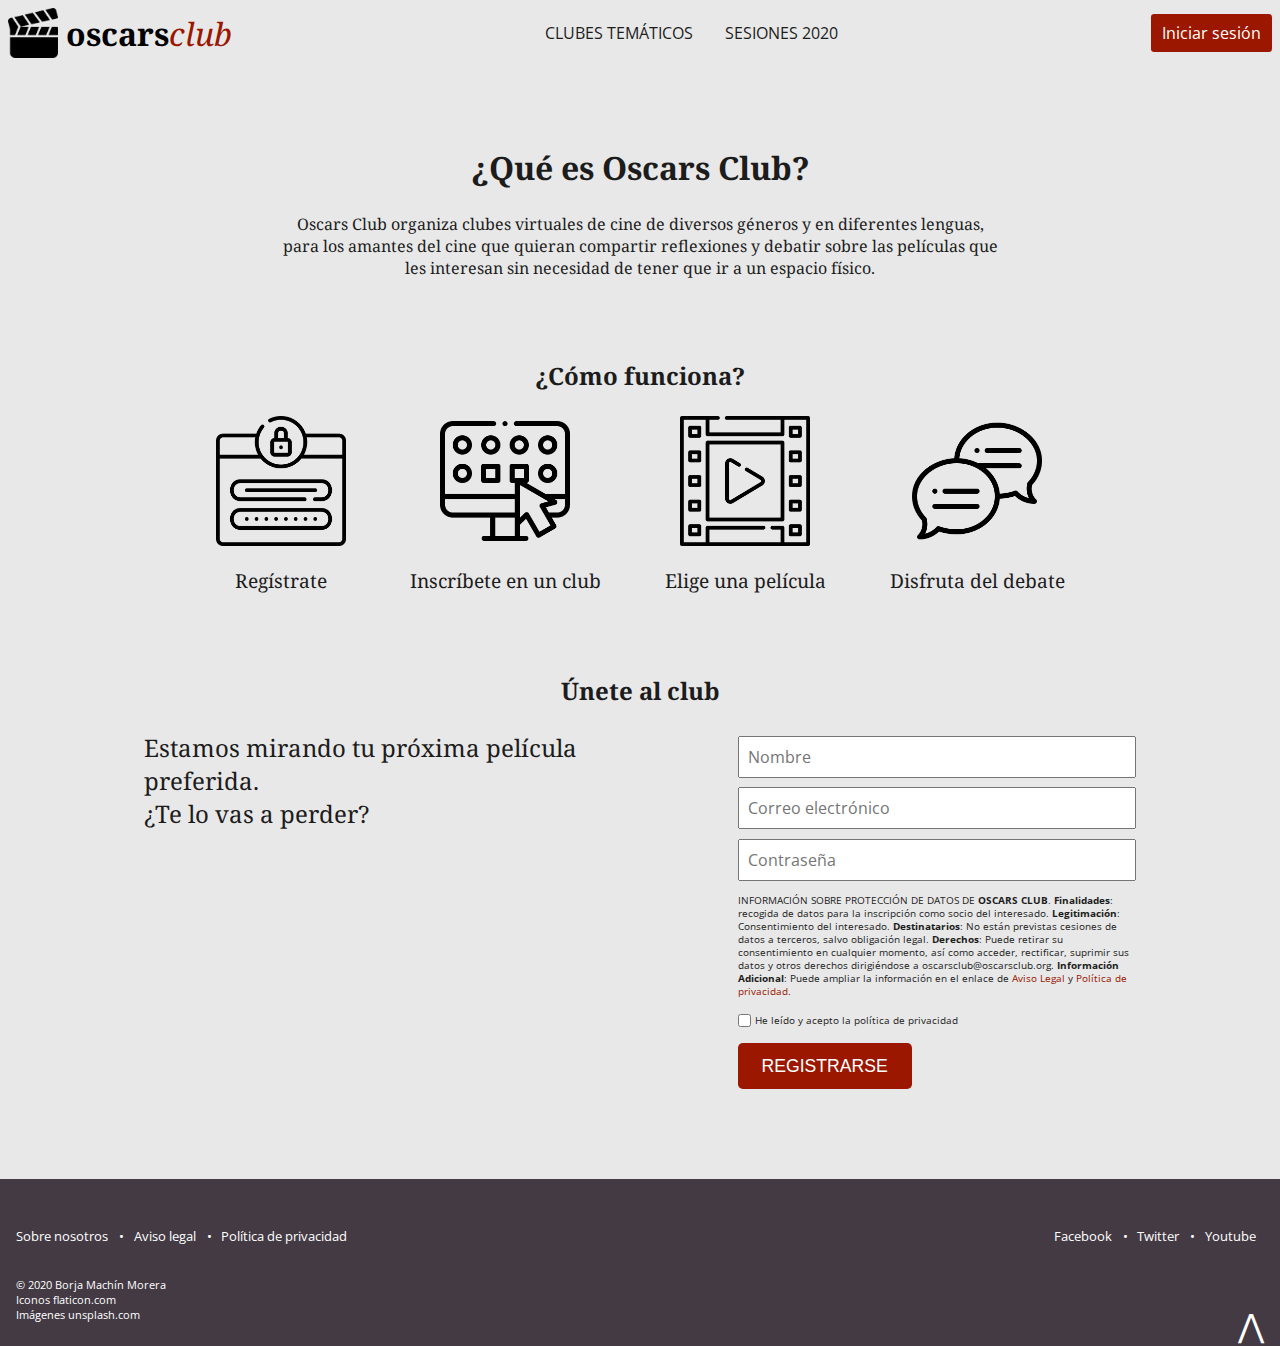
<file: index.html>
<!DOCTYPE html>
<html lang="es-ES">
    <head>
        <meta charset="UTF-8">
        <title>Oscarsclub</title>
        <meta name="robots" content="noindex, noimageindex, follow" />
        <meta name="author" content="Borja Machín Morera">
        <meta name="description" content="Página principal de la web Oscarsclub"/>
        <meta name="viewport" content="width=device-width, initial-scale=1.0">
        <meta http-equiv="X-UA-Compatible" content="ie=edge">
        <link rel="shortcut icon" href="img/favicon.ico" type="image/x-icon">
        <link rel="stylesheet" href="css/style.css">
        <link rel="preconnect" href="https://fonts.gstatic.com">
        <link href="https://fonts.googleapis.com/css2?family=Noto+Serif:ital,wght@0,400;0,700;1,400;1,700&family=Open+Sans:ital,wght@0,400;1,700&display=swap" rel="stylesheet">
        <meta name="msvalidate.01" content="CBB6B71ADC72146F48247A7810B18C13" />
    </head>
    <body>
        <header id="header">
            <a href="index.html" class="logo">
                <img src="img/oscarsclub-isologo.png" alt="Logo web oscarclubs">
                oscars<span>club</span>
            </a>
            <nav>
                <ul>
                    <li><a href="clubes-tematicos.html">Clubes temáticos</a></li>
                    <li><a href="sesiones-2020.html">Sesiones <time datetime="2020">2020</time></a></li>
                </ul>
            </nav>
            <a href="" id="btn-login">Iniciar sesión</a>
        </header>

        <main>
            <section id="center">
                <h1>¿Qué es Oscars Club?</h1>
                <p>Oscars Club organiza clubes virtuales de cine de diversos géneros y en
                diferentes lenguas, para los amantes del cine que quieran compartir
                reflexiones y debatir sobre las películas que les interesan sin necesidad
                de tener que ir a un espacio físico.</p>
            </section>
    
            <section>
                <h2>¿Cómo funciona?</h2>
                <ul class="list-icons">
                    <li>
                        <figure>
                            <img src="img/howto-register.png" alt="Icono registrarse">
                            <figcaption>Regístrate</figcaption>
                        </figure>
                    </li>
                    <li>
                        <figure>
                            <img src="img/howto-club.png" alt="Icono inscribirse">
                            <figcaption>Inscríbete en un club</figcaption>
                        </figure>
                    </li>
                    <li>
                        <figure>
                            <img src="img/howto-film.png" alt="Icono elegir película">
                            <figcaption>Elige una película</figcaption>
                        </figure>
                    </li>
                    <li>
                        <figure>
                            <img src="img/howto-speech.png" alt="Icono debate">
                            <figcaption>Disfruta del debate</figcaption>
                        </figure>
                    </li>
                </ul>
            </section>
                
            <section>
                <h2>Únete al club</h2>

                <div class="container-club">
                    <div class="club-text">
                        <p>Estamos mirando tu próxima película preferida.</p>
                        <p>¿Te lo vas a perder?</p>
                    </div>
                    
                    <form action="index.html">
                        <ul>
                            <li>
                                <input type="text" placeholder="Nombre" pattern="[A-Za-z'- ]{2,128}" title="De 2 a 128 caracteres (Letras, apóstrofes o guiones)" required>
                            </li>
        
                            <li>
                                <input type="email" placeholder="Correo electrónico" pattern="[^@]+@[^@]+\.[a-zA-Z]{2,}" title="No es correcto el formato del correo electrónico" required>
                            </li>
        
                            <li>
                                <input type="password" placeholder="Contraseña" pattern="[A-Za-z0-9'-_.$!?#%&*^]{8,}" title="La contraseña debe tener mínimo 8 caracteres" required>
                            </li>
                        </ul>
                        <p class="policy-privacy">
                            INFORMACIÓN SOBRE PROTECCIÓN DE DATOS DE
                            <strong>OSCARS CLUB</strong>. <strong>Finalidades</strong>: recogida de datos para la
                            inscripción como socio del interesado. <strong>Legitimación</strong>:
                            Consentimiento del interesado. <strong>Destinatarios</strong>: No están previstas
                            cesiones de datos a terceros, salvo obligación legal. <strong>Derechos</strong>:
                            Puede retirar su consentimiento en cualquier momento, así como
                            acceder, rectificar, suprimir sus datos y otros derechos
                            dirigiéndose a oscarsclub@oscarsclub.org. <strong>Información
                            Adicional</strong>: Puede ampliar la información en el enlace de <a href="">Aviso Legal</a>
                            y <a href="">Política de privacidad</a>.
                        </p>
                        <label for="checkbox"> 
                            <input id="checkbox" type="checkbox" required> 
                            He leído y acepto la política de privacidad
                        </label>
                        <input id="btn-submit" type="submit" value="Registrarse">
                    </form>
                </div>
            </section>
        </main>
        
        
        <footer>
            <div class="container-footer">
                <nav>
                    <ul>
                        <li><a href="">Sobre nosotros</a></li>
                        <li><a href="">Aviso legal</a></li>
                        <li><a href="">Política de privacidad</a></li>
                    </ul>
                </nav>
    
                <nav>
                    <ul>
                        <li><a href="">Facebook</a></li>
                        <li><a href="">Twitter</a></li>
                        <li><a href="">Youtube</a></li>
                    </ul>
                </nav>
            </div>
            <ul>
                <li>&copy; 2020 Borja Machín Morera</li>
                <li>Iconos <a href="https://www.flaticon.com">flaticon.com</a></li>
                <li>Imágenes <a href="https://unsplash.com/">unsplash.com</a></li>
                <li id="icon--top"><a href="#header">&xwedge;</a></li>
            </ul>
        </footer>
    </body>
</html>
</file>
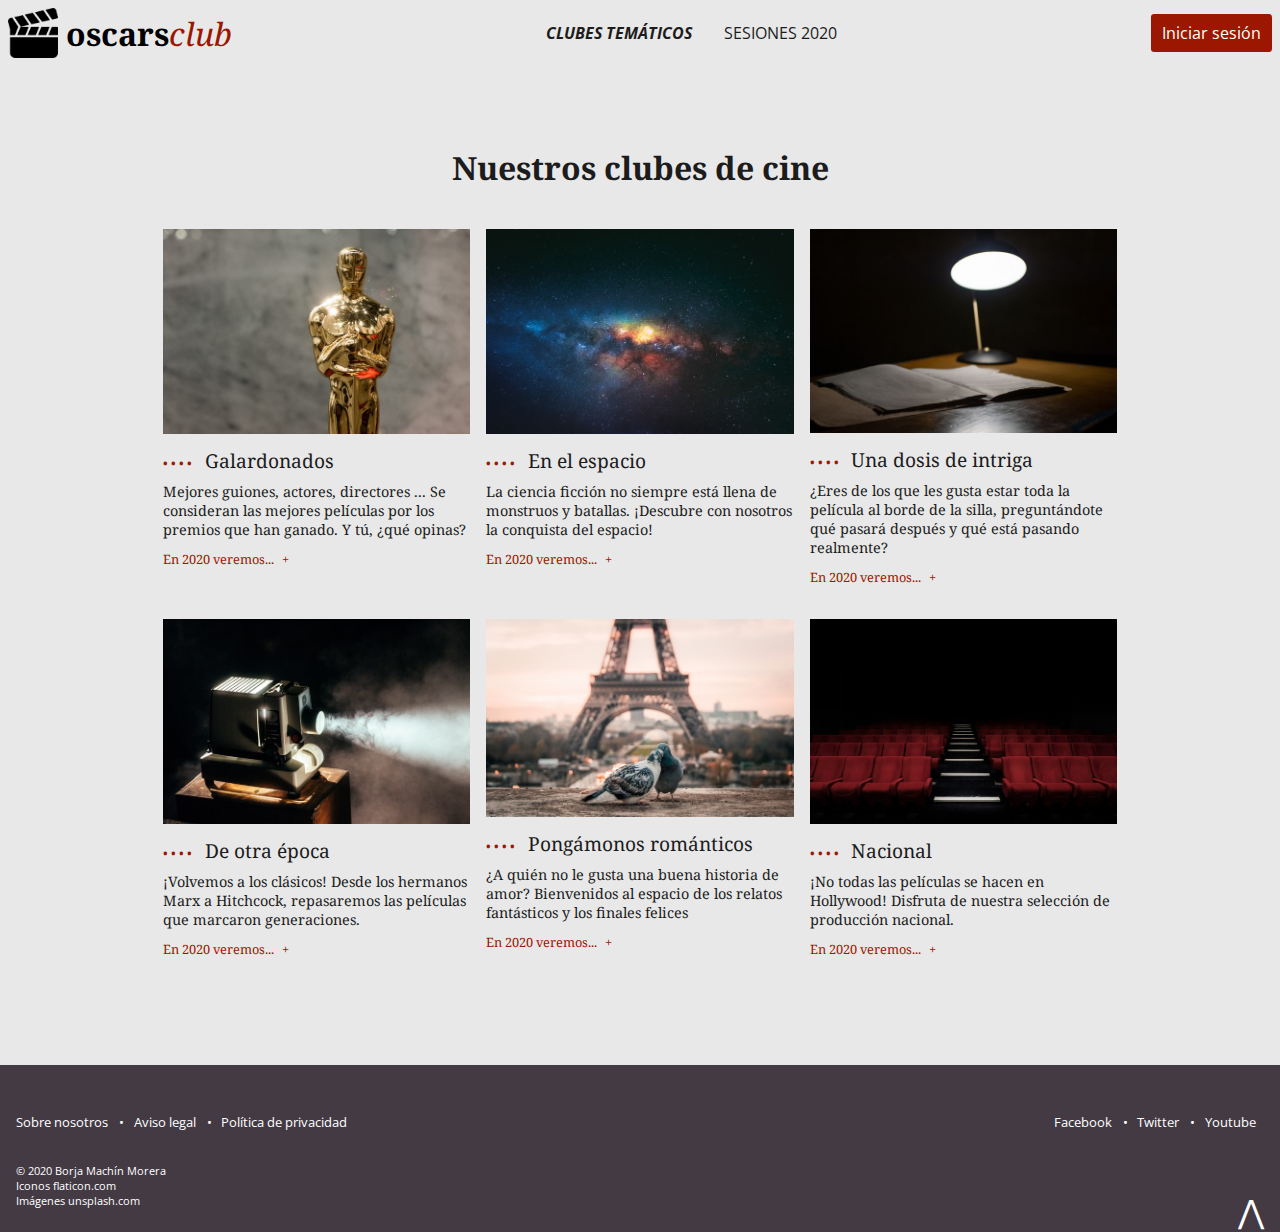
<file: clubes-tematicos.html>
<!DOCTYPE html>
<html lang="es-ES">
    <head>
        <meta charset="UTF-8">
        <title>Clubes temáticos</title>
        <meta name="robots" content="noindex, noimageindex, follow" />
        <meta name="author" content="Borja Machín Morera">
        <meta name="description" content="Los clubes temáticos de oscarsclub"/>
        <meta name="viewport" content="width=device-width, initial-scale=1.0">
        <meta http-equiv="X-UA-Compatible" content="ie=edge">
        <link rel="shortcut icon" href="/img/favicon.ico" type="image/x-icon">
        <link rel="stylesheet" href="css/style.css">
        <link rel="preconnect" href="https://fonts.gstatic.com">
        <link href="https://fonts.googleapis.com/css2?family=Noto+Serif:ital,wght@0,400;0,700;1,400;1,700&family=Open+Sans:ital,wght@0,400;1,700&display=swap" rel="stylesheet">    
    </head>
    <body>
        <header id="header">
            <a href="index.html" class="logo">
                <img src="img/oscarsclub-isologo.png" alt="Logo web oscarclubs">
                oscars<span>club</span>
            </a>
            <nav>
                <ul>
                    <li><a class="selected" href="clubes-tematicos.html">Clubes temáticos</a></li>
                    <li><a href="sesiones-2020.html">Sesiones <time datetime="2020">2020</time></a></li>
                </ul>
            </nav>
            <a href="" id="btn-login">Iniciar sesión</a>
        </header>

        <main>
            <section>
                <h1>Nuestros clubes de cine</h1>
                <ul class="list-clubs">
                    <li>
                        <figure>
                            <img src="img/club1.jpg" alt="Imagen de club">
                            <figcaption>Galardonados</figcaption>
                        </figure>
                        <p>Mejores guiones, actores, directores ... Se consideran las mejores
                        películas por los premios que han ganado. Y tú, ¿qué opinas?</p>
                        <a href="sesiones-2020.html">En <time datetime="2020">2020</time> veremos...</a>
                    </li>
                    <li>
                        <figure>
                            <img src="img/club2.jpg" alt="Imagen de club">
                            <figcaption>En el espacio</figcaption>
                        </figure>
                        <p>La ciencia ficción no siempre está llena de monstruos y batallas.
                        ¡Descubre con nosotros la conquista del espacio!</p>
                        <a href="sesiones-2020.html">En <time datetime="2020">2020</time> veremos...</a>
                    </li>
                    <li>
                        <figure>
                            <img src="img/club3.jpg" alt="Imagen de club">
                            <figcaption>Una dosis de intriga</figcaption>
                        </figure>
                        <p>¿Eres de los que les gusta estar toda la película al borde de la silla,
                        preguntándote qué pasará después y qué está pasando realmente?</p>
                        <a href="sesiones-2020.html">En <time datetime="2020">2020</time> veremos...</a>
                    </li>
                    <li>
                        <figure>
                            <img src="img/club4.jpg" alt="Imagen de club">
                            <figcaption>De otra época</figcaption>
                        </figure>
                        <p>¡Volvemos a los clásicos! Desde los hermanos Marx a Hitchcock,
                        repasaremos las películas que marcaron generaciones.</p>
                        <a href="sesiones-2020.html">En <time datetime="2020">2020</time> veremos...</a>
                    </li>
                    <li>
                        <figure>
                            <img src="img/club5.jpg" alt="Imagen de club">
                            <figcaption>Pongámonos románticos</figcaption>
                        </figure>
                        <p>¿A quién no le gusta una buena historia de amor? Bienvenidos al
                        espacio de los relatos fantásticos y los finales felices</p>
                        <a href="sesiones-2020.html">En <time datetime="2020">2020</time> veremos...</a>
                    </li>
                    <li>
                        <figure>
                            <img src="img/club6.jpg" alt="Imagen de club">
                            <figcaption>Nacional</figcaption>
                        </figure>
                        <p>¡No todas las películas se hacen en Hollywood! Disfruta de nuestra
                        selección de producción nacional.</p>
                        <a href="sesiones-2020.html">En <time datetime="2020">2020</time> veremos...</a>
                    </li>
                </ul>
            </section>
        </main>
        
        <footer>
            <div class="container-footer">
                <nav>
                    <ul>
                        <li><a href="">Sobre nosotros</a></li>
                        <li><a href="">Aviso legal</a></li>
                        <li><a href="">Política de privacidad</a></li>
                    </ul>
                </nav>
    
                <nav>
                    <ul>
                        <li><a href="">Facebook</a></li>
                        <li><a href="">Twitter</a></li>
                        <li><a href="">Youtube</a></li>
                    </ul>
                </nav>
            </div>
            <ul>
                <li>&copy; 2020 Borja Machín Morera</li>
                <li>Iconos <a href="https://www.flaticon.com">flaticon.com</a></li>
                <li>Imágenes <a href="https://unsplash.com/">unsplash.com</a></li>
                <li id="icon--top"><a href="#header">&xwedge;</a></li>
            </ul>
        </footer>
    </body>
</html>
</file>
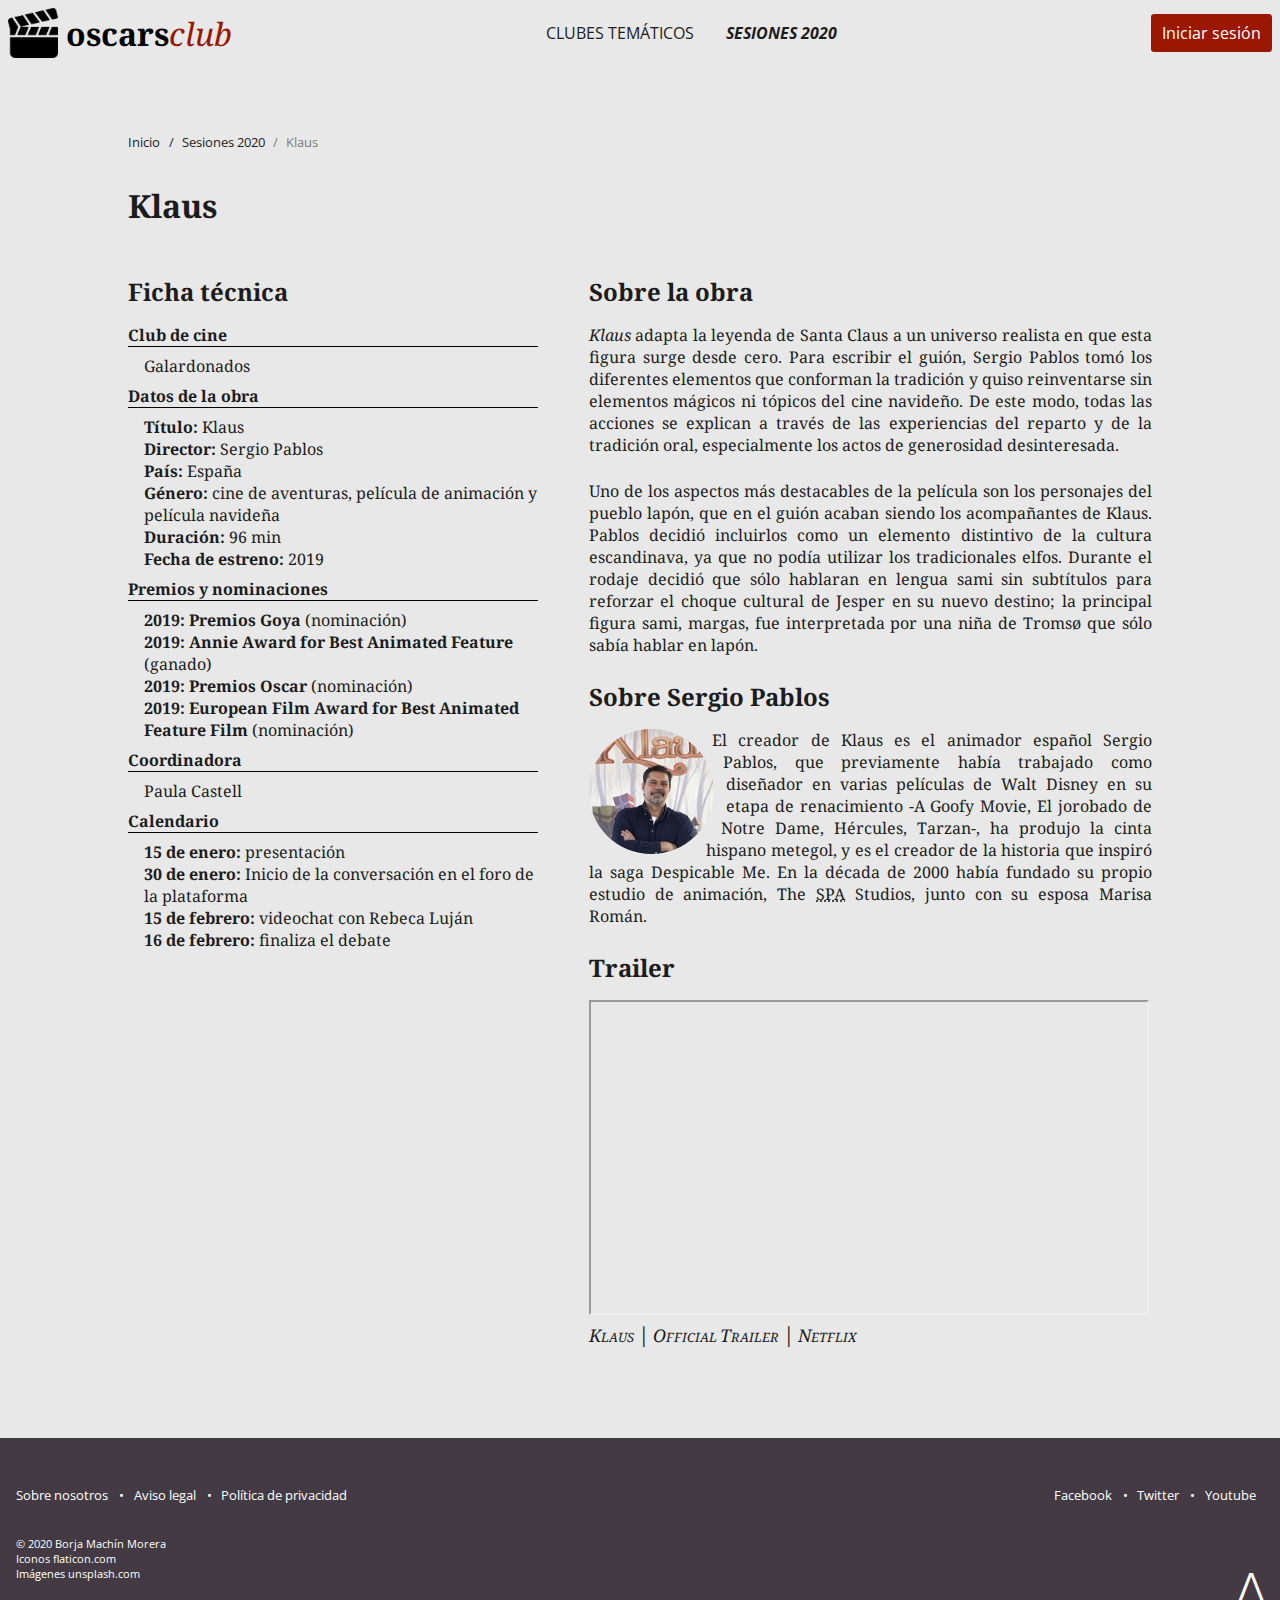
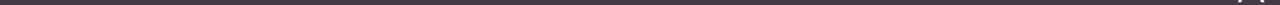
<file: detalle-sesion.html>
<!DOCTYPE html>
<html lang="es-ES">
    <head>
        <meta charset="UTF-8">
        <title>Película Klaus</title>
        <meta name="robots" content="noindex, noimageindex, follow" />
        <meta name="author" content="Borja Machín Morera">
        <meta name="description" content="Página de detalles de la película llamada Klaus"/>
        <meta name="viewport" content="width=device-width, initial-scale=1.0">
        <meta http-equiv="X-UA-Compatible" content="ie=edge">
        <link rel="shortcut icon" href="/img/favicon.ico" type="image/x-icon">
        <link rel="stylesheet" href="css/style.css">
        <link rel="preconnect" href="https://fonts.gstatic.com">
        <link href="https://fonts.googleapis.com/css2?family=Noto+Serif:ital,wght@0,400;0,700;1,400;1,700&family=Open+Sans:ital,wght@0,400;1,700&display=swap" rel="stylesheet">    
    </head>
    <body>
        <header id="header">
            <a href="index.html" class="logo">
                <img src="img/oscarsclub-isologo.png" alt="Logo web oscarclubs">
                oscars<span>club</span>
            </a>
            <nav>
                <ul>
                    <li><a href="clubes-tematicos.html">Clubes temáticos</a></li>
                    <li><a class="selected" href="sesiones-2020.html">Sesiones 2020</a></li>
                </ul>
            </nav>
            <a href="" id="btn-login">Iniciar sesión</a>
        </header>

        <main>
            <nav class="breadcrumbs">
                <ul>
                    <li><a href="index.html">Inicio</a></li>
                    <li><a href="sesiones-2020.html">Sesiones <time datetime="2020">2020</time></a></li>
                    <li id="no-link">Klaus</li>
                </ul>
            </nav>

            <article>
                <h1 class="title-left">Klaus</h1>

                <div class="movie-details">
                    <section>
                        <h2 class="title-left">Ficha técnica</h2>
                        <dl>
                            <dt>Club de cine</dt>
                            <dd>Galardonados</dd>
    
                            <dt>Datos de la obra</dt>
                            <dd>
                                <ul>
                                    <li><strong>Título:</strong> Klaus</li>
                                    <li><strong>Director:</strong> Sergio Pablos</li>
                                    <li><strong>País:</strong> España</li>
                                    <li><strong>Género:</strong> cine de aventuras, película de animación y película navideña</li>
                                    <li><strong>Duración:</strong> <time datetime="PT1H36M">96 min</time></li>
                                    <li><strong>Fecha de estreno:</strong> <time datetime="2019">2019</time></li>
                                </ul>
                            </dd>
    
                            <dt>Premios y nominaciones</dt>
                            <dd>
                                <ul>
                                    <li><strong><time datetime="2019">2019</time>: Premios Goya</strong> (nominación)</li>
                                    <li><strong><time datetime="2019">2019</time>: Annie Award for Best Animated Feature</strong> (ganado)</li>
                                    <li><strong><time datetime="2019">2019</time>: Premios Oscar</strong> (nominación)</li>
                                    <li><strong><time datetime="2019">2019</time>: European Film Award for Best Animated Feature Film</strong> (nominación)</li>
                                </ul>
                            </dd>
    
                            <dt>Coordinadora</dt>
                            <dd>Paula Castell</dd>
    
                            <dt>Calendario</dt>
                            <dd>
                                <ul>
                                    <li><strong><time datetime="2019-01-15">15 de enero</time>:</strong> presentación</li>
                                    <li><strong><time datetime="2019-01-30">30 de enero</time>:</strong> Inicio de la conversación en el foro de la plataforma</li>
                                    <li><strong><time datetime="2019-02-15">15 de febrero</time>:</strong> videochat con Rebeca Luján</li>
                                    <li><strong><time datetime="2019-02-16">16 de febrero</time>:</strong> finaliza el debate</li>
                                </ul>
                            </dd>
                        </dl>
                    </section>
    
                    <div class="movie-content">
                        <section>
                            <h2 class="title-left">Sobre la obra</h2>
        
                            <p><cite>Klaus</cite> adapta la leyenda de Santa Claus a un universo realista en que esta
                                figura surge desde cero. Para escribir el guión, Sergio Pablos tomó los
                                diferentes elementos que conforman la tradición y quiso reinventarse sin
                                elementos mágicos ni tópicos del cine navideño. De este modo, todas las
                                acciones se explican a través de las experiencias del reparto y de la
                                tradición oral, especialmente los actos de generosidad desinteresada.
                            </p>
        
                            <p>
                                Uno de los aspectos más destacables de la película son los personajes del
                                pueblo lapón, que en el guión acaban siendo los acompañantes de Klaus. 
                                Pablos decidió incluirlos como un elemento distintivo de la cultura
                                escandinava, ya que no podía utilizar los tradicionales elfos. Durante el
                                rodaje decidió que sólo hablaran en lengua sami sin subtítulos para reforzar
                                el choque cultural de Jesper en su nuevo destino; la principal figura sami,
                                margas, fue interpretada por una niña de Tromsø que sólo sabía hablar en
                                lapón.
                            </p>
                        </section>
                        
                        <section>
                            <h2 class="title-left">Sobre Sergio Pablos</h2>
                            <img class="author-img" src="img/sergio-pablos.jpg" alt="Imagen de sergio pablos">
                            <p>El creador de Klaus es el animador español Sergio Pablos, que previamente había
                            trabajado como diseñador en varias películas de Walt Disney en su etapa de
                            renacimiento -A Goofy Movie, El jorobado de Notre Dame, Hércules, Tarzan-, ha
                            produjo la cinta hispano metegol, y es el creador de la historia que inspiró la saga
                            Despicable Me. En la década de <time datetime="2000">2000</time> había fundado su propio estudio de
                            animación, The <abbr title="Sergio Pablos Animation">SPA</abbr> Studios, junto con su esposa Marisa Román.</p>
                        </section>
        
                        <section>
                            <h2 class="title-left">Trailer</h2>
                            <div id="trailer-video"> 
                                <iframe width="560" height="315" src="https://www.youtube.com/embed/taE3PwurhYM" allow="accelerometer; autoplay; clipboard-write; encrypted-media; gyroscope; picture-in-picture" allowfullscreen></iframe>
                            </div>
                            <ul class="list-simple">
                                <li><span>K</span>laus</li>
                                <li><span>O</span>fficial <span>T</span>railer</li>
                                <li><span>N</span>etflix</li>
                            </ul>
                        </section>
                    </div>
                </div>
            </article>
        </main>
        
        <footer>
            <div class="container-footer">
                <nav>
                    <ul>
                        <li><a href="">Sobre nosotros</a></li>
                        <li><a href="">Aviso legal</a></li>
                        <li><a href="">Política de privacidad</a></li>
                    </ul>
                </nav>
    
                <nav>
                    <ul>
                        <li><a href="">Facebook</a></li>
                        <li><a href="">Twitter</a></li>
                        <li><a href="">Youtube</a></li>
                    </ul>
                </nav>
            </div>
            <ul>
                <li>&copy; 2020 Borja Machín Morera</li>
                <li>Iconos <a href="https://www.flaticon.com">flaticon.com</a></li>
                <li>Imágenes <a href="https://unsplash.com/">unsplash.com</a></li>
                <li id="icon--top"><a href="#header">&xwedge;</a></li>
            </ul>
        </footer>
    </body>
</html>
</file>
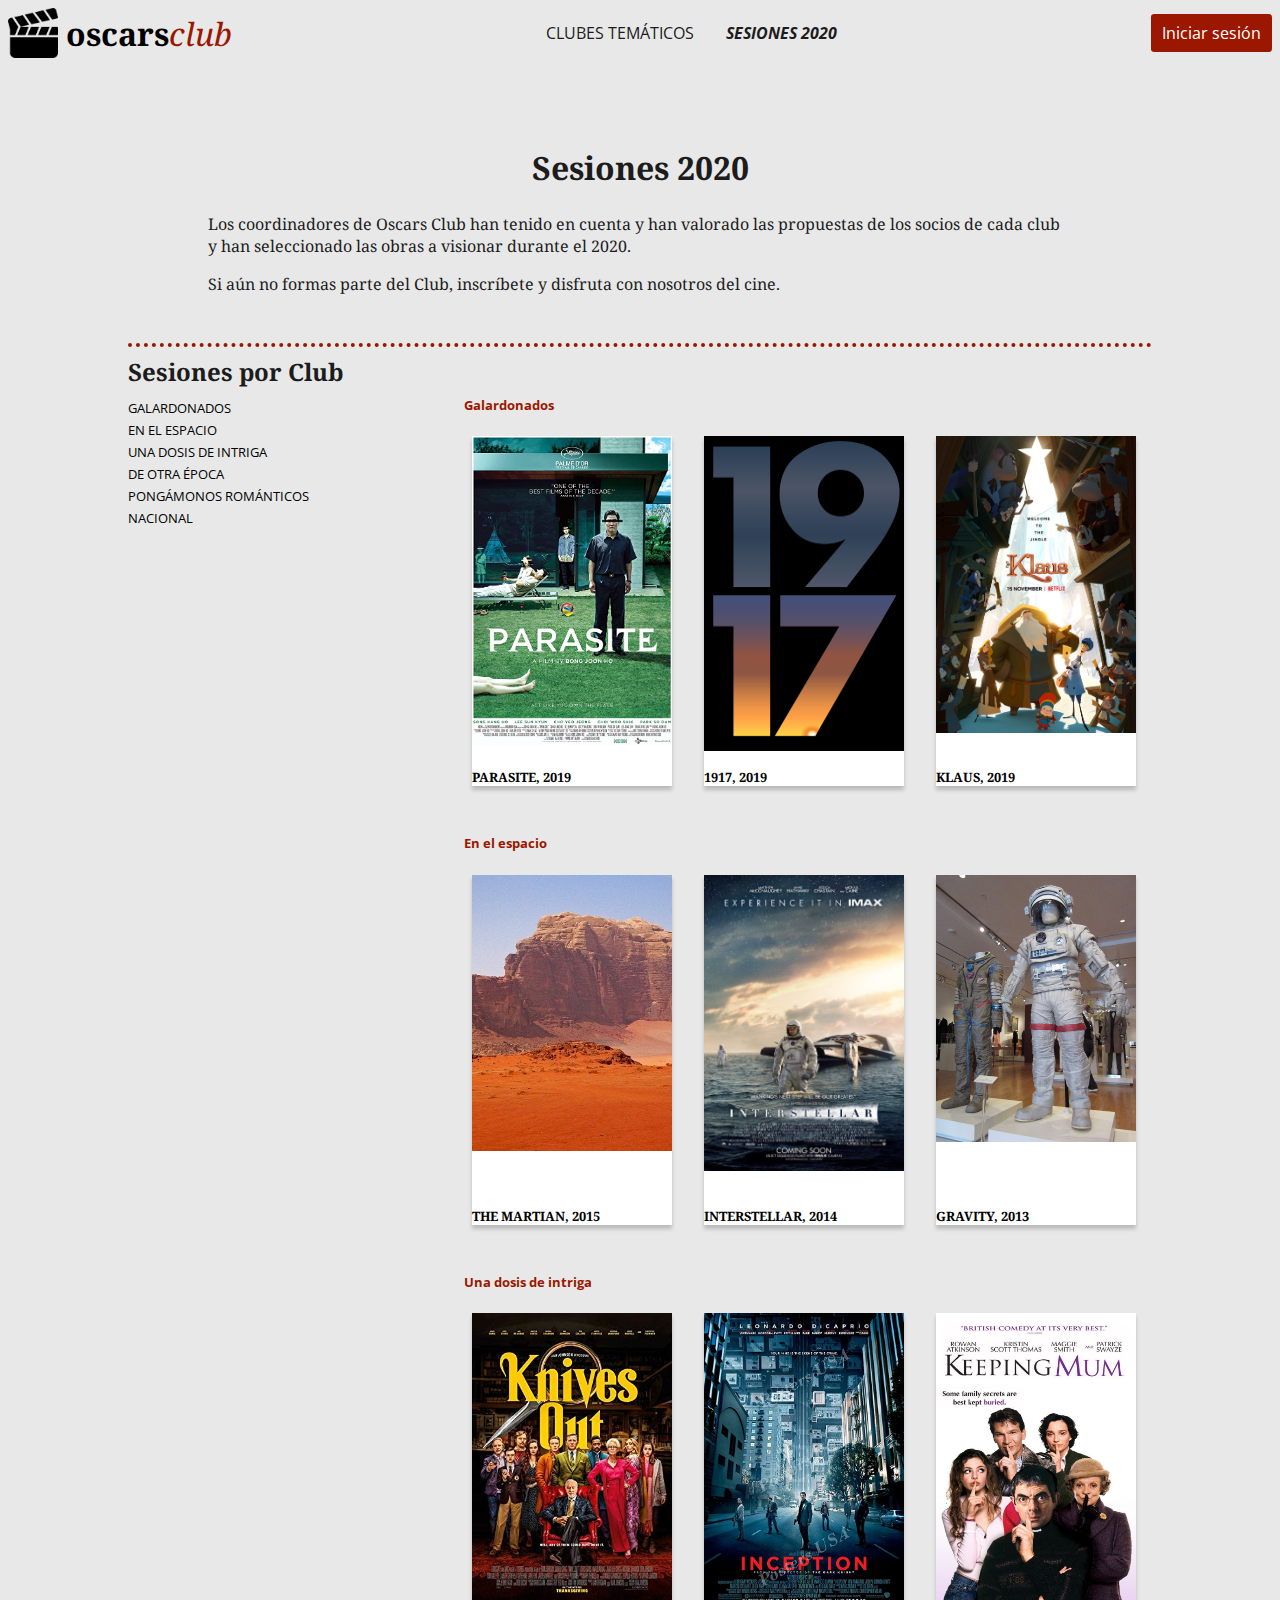
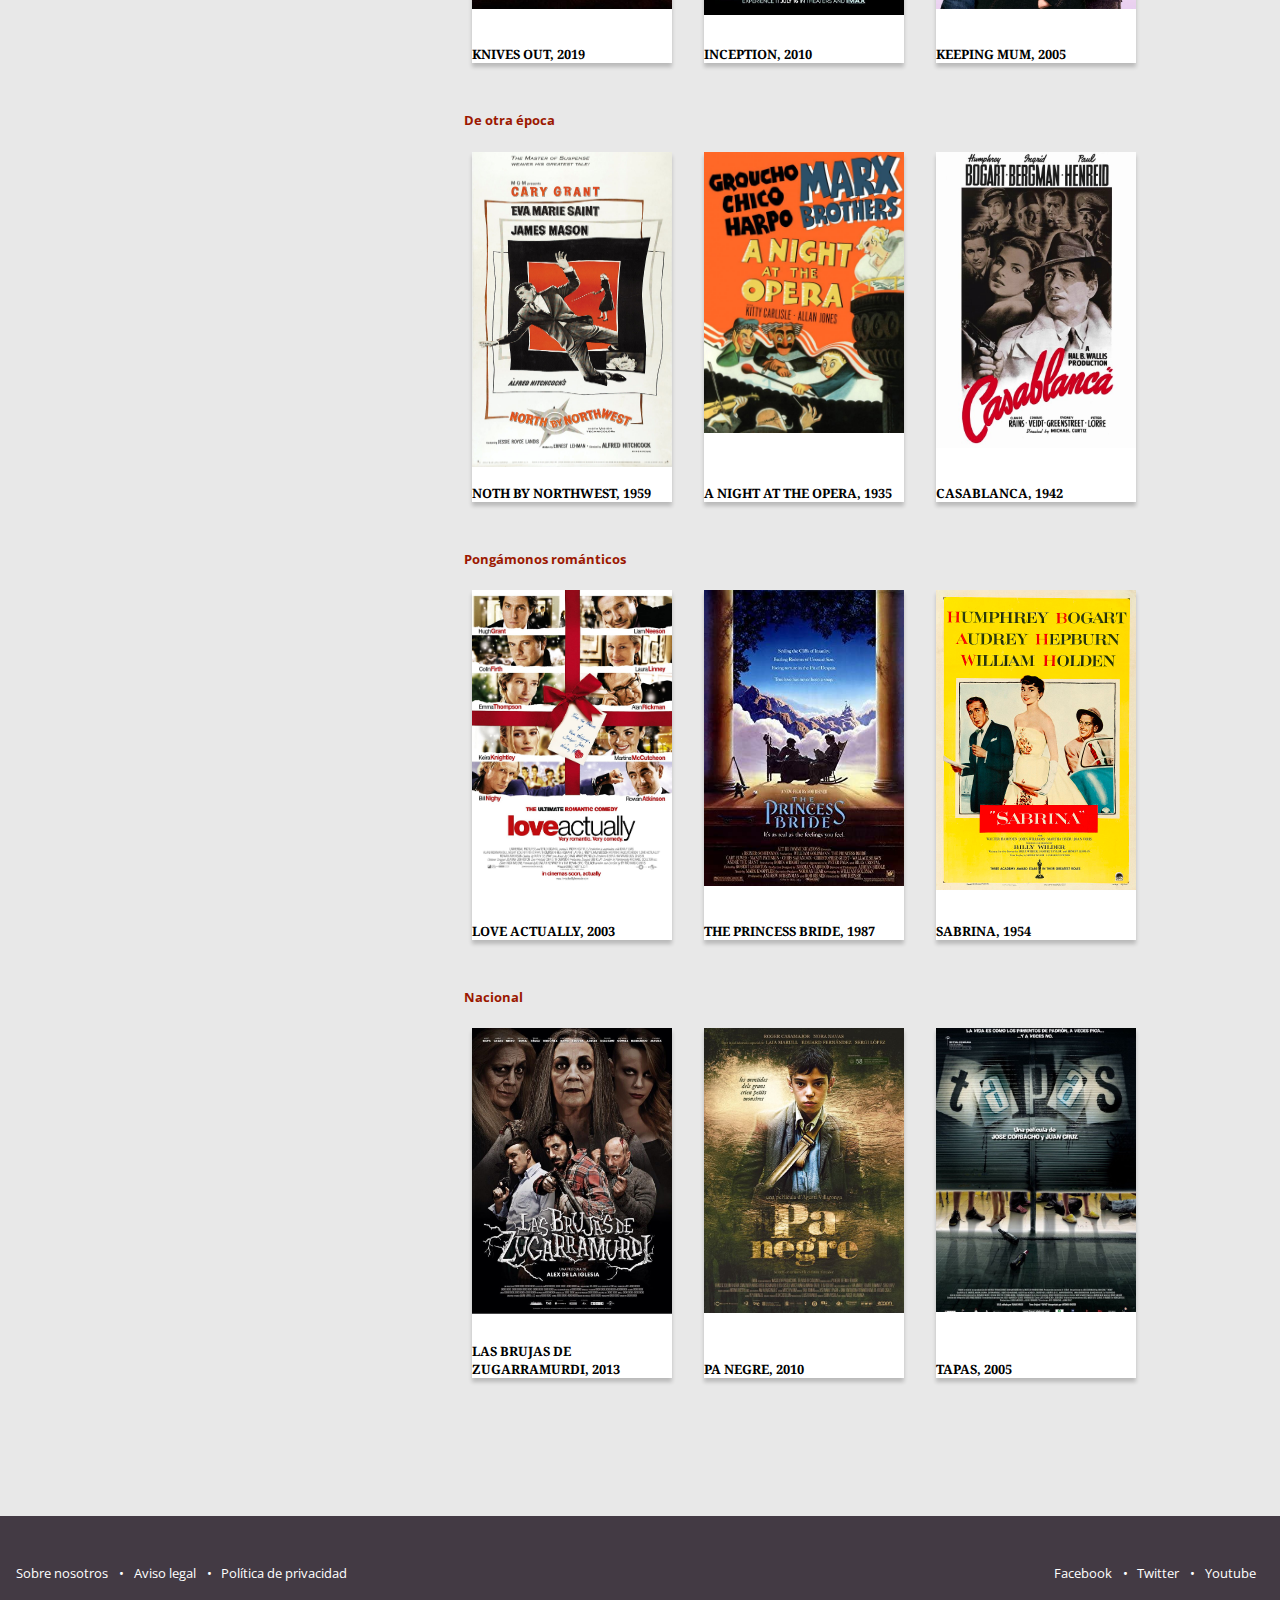
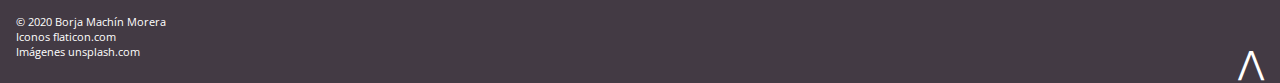
<file: sesiones-2020.html>
<!DOCTYPE html>
<html lang="es-ES">
    <head>
        <meta charset="UTF-8">
        <title>Sesiones 2020</title>
        <meta name="robots" content="noindex, noimageindex, follow" />
        <meta name="author" content="Borja Machín Morera">
        <meta name="description" content="Sesiones de 2020"/>
        <meta name="viewport" content="width=device-width, initial-scale=1.0">
        <meta http-equiv="X-UA-Compatible" content="ie=edge">
        <link rel="shortcut icon" href="/img/favicon.ico" type="image/x-icon">
        <link rel="stylesheet" href="css/style.css">
        <link rel="preconnect" href="https://fonts.gstatic.com">
        <link href="https://fonts.googleapis.com/css2?family=Noto+Serif:ital,wght@0,400;0,700;1,400;1,700&family=Open+Sans:ital,wght@0,400;1,700&display=swap" rel="stylesheet">    
    </head>
    <body>
        <header id="header">
            <a href="index.html" class="logo">
                <img src="img/oscarsclub-isologo.png" alt="Logo web oscarclubs">
                oscars<span>club</span>
            </a>
            <nav>
                <ul>
                    <li><a href="clubes-tematicos.html">Clubes temáticos</a></li>
                    <li><a class="selected" href="sesiones-2020.html">Sesiones <time datetime="2020">2020</time></a></li>
                </ul>
            </nav>
            <a href="" id="btn-login">Iniciar sesión</a>
        </header>

        <main>
            <section class="sessions-text">
                <h1>Sesiones <time datetime="2019">2020</time></h1>
                <p>Los coordinadores de Oscars Club han tenido en cuenta y han valorado
                las propuestas de los socios de cada club y han seleccionado las obras
                a visionar durante el <time datetime="2020">2020</time>.</p>
                <p>Si aún no formas parte del Club, inscríbete y disfruta con nosotros del
                cine.</p>
            </section>

            <section class="sessions-club">
                <h2 class="title-left">Sesiones por Club</h2>

                <div class="list-sessions">
                    <nav>
                        <ul>
                            <li><a href="#galardonados">Galardonados</a></li>
                            <li><a href="#en-el-espacio">En el espacio</a></li>
                            <li><a href="#una-dosis-de-intriga">Una dosis de intriga</a></li>
                            <li><a href="#de-otra-epoca">De otra época</a></li>
                            <li><a href="#pongamos-romanticos">Pongámonos románticos</a></li>
                            <li><a href="#nacional">Nacional</a></li>
                        </ul>
                    </nav>

                    <ul class="list-movies">
                        <li>
                            <h3 id="galardonados">Galardonados</h3>
                            <ul>
                                <li>
                                    <a href="" aria-label="Película">
                                        <article>
                                            <img src="img/club1-movie1.jpg" alt="Imagen de la película">
                                            <h4>Parasite, <time datetime="2019">2019</time></h4>
                                        </article>
                                    </a>
                                </li>
                                <li>
                                    <a href="" aria-label="Película">
                                        <article> 
                                            <img src="img/club1-movie2.png" alt="Imagen de la película">
                                            <h4>1917, <time datetime="2019">2019</time></h4>
                                        </article>
                                    </a>
                                </li>
                                <li>
                                    <a href="detalle-sesion.html" aria-label="Película">
                                        <article> 
                                            <img src="img/club1-movie3.jpg" alt="Imagen de la película">
                                            <h4>Klaus, <time datetime="2019">2019</time></h4>
                                        </article>
                                    </a>
                                </li>
                            </ul>
                        </li>
    
                        <li>
                            <h3 id="en-el-espacio">En el espacio</h3>
                            <ul>
                                <li>
                                    <a href="" aria-label="Película">
                                        <article> 
                                            <img src="img/club2-movie1.jpg" alt="Imagen de la película">
                                            <h4>The Martian, <time datetime="2015">2015</time></h4>
                                        </article>
                                    </a>
                                </li>
                                <li>
                                    <a href="" aria-label="Película">
                                        <article> 
                                            <img src="img/club2-movie2.jpg" alt="Imagen de la película">
                                            <h4>Interstellar, <time datetime="2014">2014</time></h4>
                                        </article>
                                    </a>
                                </li>
                                <li>
                                    <a href="" aria-label="Película">
                                        <article> 
                                            <img src="img/club2-movie3.jpg" alt="Imagen de la película">
                                            <h4>Gravity, <time datetime="2013">2013</time></h4>
                                        </article>
                                    </a>
                                </li>
                            </ul>
                        </li>
    
                        <li>
                            <h3 id="una-dosis-de-intriga">Una dosis de intriga</h3>
                            <ul>
                                <li>
                                    <a href="" aria-label="Película">
                                        <article> 
                                            <img src="img/club3-movie1.jpg" alt="Imagen de la película">
                                            <h4>Knives out, <time datetime="2019">2019</time></h4>
                                        </article>
                                    </a>
                                </li>
                                <li>
                                    <a href="" aria-label="Película">
                                        <article> 
                                            <img src="img/club3-movie2.jpg" alt="Imagen de la película">
                                            <h4>Inception, <time datetime="2010">2010</time></h4>
                                        </article>
                                    </a>
                                </li>
                                <li>
                                    <a href="" aria-label="Película">
                                        <article> 
                                            <img src="img/club3-movie3.jpg" alt="Imagen de la película">
                                            <h4>Keeping mum, <time datetime="2005">2005</time></h4>
                                        </article>
                                    </a>
                                </li>
                            </ul>
                        </li>
    
                        <li>
                            <h3 id="de-otra-epoca">De otra época</h3>
                            <ul>
                                <li>
                                    <a href="" aria-label="Película">
                                        <article> 
                                            <img src="img/club4-movie1.jpg" alt="Imagen de la película">
                                            <h4>Noth by Northwest, <time datetime="1959">1959</time></h4>
                                        </article>
                                    </a>
                                </li>
                                <li>
                                    <a href="" aria-label="Película">
                                        <article> 
                                            <img src="img/club4-movie2.jpg" alt="Imagen de la película">
                                            <h4>A Night at the Opera, <time datetime="1935">1935</time></h4>
                                        </article>
                                    </a>
                                </li>
                                <li>
                                    <a href="" aria-label="Película">
                                        <article> 
                                            <img src="img/club4-movie3.jpg" alt="Imagen de la película">
                                            <h4>Casablanca, <time datetime="1942">1942</time></h4>
                                        </article>
                                    </a>
                                </li>
                            </ul>
                        </li>
    
                        <li>
                            <h3 id="pongamos-romanticos">Pongámonos románticos</h3>
                            <ul>
                                <li>
                                    <a href="" aria-label="Película">
                                        <article> 
                                            <img src="img/club5-movie1.jpg" alt="Imagen de la película">
                                            <h4>Love Actually, <time datetime="2003">2003</time></h4>
                                        </article>
                                    </a>
                                </li>
                                <li>
                                    <a href="" aria-label="Película">
                                        <article> 
                                            <img src="img/club5-movie2.jpg" alt="Imagen de la película">
                                            <h4>The Princess Bride, <time datetime="1987">1987</time></h4>
                                        </article>
                                    </a>
                                </li>
                                <li>
                                    <a href="" aria-label="Película">
                                        <article> 
                                            <img src="img/club5-movie3.jpg" alt="Imagen de la película">
                                            <h4>Sabrina, <time datetime="1954">1954</time></h4>
                                        </article>
                                    </a>
                                </li>
                            </ul>
                        </li>
    
                        <li>
                            <h3 id="nacional">Nacional</h3>
                            <ul>
                                <li>
                                    <a href="" aria-label="Película">
                                        <article> 
                                            <img src="img/club6-movie1.jpg" alt="Imagen de la película">
                                            <h4>Las brujas de Zugarramurdi, <time datetime="2013">2013</time></h4>
                                        </article>
                                    </a>
                                </li>
                                <li>
                                    <a href="" aria-label="Película">
                                        <article> 
                                            <img src="img/club6-movie2.jpg" alt="Imagen de la película">
                                            <h4>Pa negre, <time datetime="2010">2010</time></h4>
                                        </article>
                                    </a>
                                </li>
                                <li>
                                    <a href="" aria-label="Película">
                                        <article> 
                                            <img src="img/club6-movie3.jpg" alt="Imagen de la película">
                                            <h4>Tapas, <time datetime="2005">2005</time></h4>
                                        </article>
                                    </a>
                                </li>
                            </ul>
                        </li>
                    </ul>
                </div>   
            </section>
        </main>
    
        <footer>
            <div class="container-footer">
                <nav>
                    <ul>
                        <li><a href="">Sobre nosotros</a></li>
                        <li><a href="">Aviso legal</a></li>
                        <li><a href="">Política de privacidad</a></li>
                    </ul>
                </nav>
    
                <nav>
                    <ul>
                        <li><a href="">Facebook</a></li>
                        <li><a href="">Twitter</a></li>
                        <li><a href="">Youtube</a></li>
                    </ul>
                </nav>
            </div>
            <ul>
                <li>&copy; 2020 Borja Machín Morera</li>
                <li>Iconos <a href="https://www.flaticon.com">flaticon.com</a></li>
                <li>Imágenes <a href="https://unsplash.com/">unsplash.com</a></li>
                <li id="icon--top"><a href="#header">&xwedge;</a></li>
            </ul>
        </footer>
    </body>
</html>
</file>
<file: css/style.css>
* {
    margin: 0;
    padding: 0;
    box-sizing: border-box;
}

body{
    font-family: 'Noto Serif', serif;
    background-color: #e8e8e8;
    color: #1c1c1c;
}

header, footer, form, .breadcrumbs li, .list-movies h3, nav ul a{
    font-family: 'Open Sans', sans-serif;
}

header {
    display: flex;
    justify-content: space-between;
    align-items: center;
}

.logo {
    display: flex;
    justify-content: space-between;
    align-items: center;
    text-decoration: none;
    color: #000000;
    font-size: 2rem;
    font-family: 'Noto Serif', serif;
    font-weight: 700;
}

.logo > img {
    width: 50px;
    height: 50px;
    margin: .5rem;
}

.logo > span {
    color: #9b1700;
    font-style: italic;
    font-weight: 400;
}

ul > li {
    list-style-type: none;
}

header > nav {
    text-align: center;
}

header > nav ul {
    display: flex;
}

header > nav li {
    display: inline-block;
}

header > nav li > a {
    text-decoration: none;
    color: #1c1c1c;
    margin: 0 1rem;
    text-transform: uppercase;
    /* font-weight: 700; */
}

header .selected {
    font-style: italic;
    font-weight: 700;
}

nav li a:hover, #no-link, .policy-privacy > a:hover, .list-clubs a:hover {
    color: rgba(0,0,0,0.5);
}

#btn-login {
    display: block;
    text-decoration: none;
    padding: .5rem .7rem;
    color: #ffffff;
    margin-right: .5rem;
    background-color: #9b1700;
    border-radius: .2rem;
}

main {
    padding: 0 10%;
    margin-bottom: 10vh;
}

#center {
    text-align: center;
    padding: 0 15%;
    margin: auto;
}

h1, h2 {
    text-align: center;
    margin: 5rem 0 1.5rem 0;
}

.title-left {
    text-align: left;
}

.list-icons, .list-movies ul{
    display: flex;
    justify-content: center;
    align-items: center;
    margin-bottom: 2rem;
    flex-wrap: wrap;
}

.list-icons li {
    margin: 0 2rem;
    display: flex;
    flex-direction: column;
    justify-content: center;
    align-items: center;
    text-align: center;
}

.list-icons img {
    width: 130px;
    height: 130px;
    margin-bottom: 1rem;
}

.container-club {
    display: flex;
    justify-content: space-around;
    margin: 0 1rem;
}

.club-text {
    font-size: 1.5rem;
    padding-right: 10%;
    margin-bottom: 1rem;
}

.container-club > form {
    flex-basis: 45%;
}

form input:not(#checkbox):not(#btn-submit){
    width: 100%;
    padding: .5rem;
    margin: .3rem 0;
    font-size: 1rem;
    font-family: inherit;
}

form p, form label{
    font-size: .6rem;
}

form label {
    display: flex;
    justify-content: flex-start;
    align-items: center;
    margin: 1rem 0;
}

#checkbox {
    margin-right: .3rem;
    cursor: pointer;
}

#btn-submit {
    color: #ffffff;
    text-transform: uppercase;
    background-color: #9b1700;
    border: none;
    border-radius: .3rem;
    padding: .8rem 1.5rem;
    font-size: 1.1rem;
    cursor: pointer;
}

#btn-submit:hover, #btn-login:hover{
    background-color: #1c1c1c;
}

footer {
    position: relative;
    display: flex;
    flex-direction: column;
    background-color: #433A44;
    padding: 2rem 1rem .5rem 1rem;
}

footer > p, footer a, footer li {
    color: #ffffff;
}

footer li > a:hover, .policy-privacy > a {
    color: #9b1700;
}

.policy-privacy {
    margin-top: .5rem;
}

footer nav li {
    display: inline-block;
    margin-right: .5rem;
}

footer nav li:nth-child(1n+2):before{
    content: "•";
    margin-right: .6rem;
}

footer li > a, .policy-privacy > a {
    text-decoration: none;
}

.container-footer, footer > ul {
    margin: 1rem 0;
}

footer > ul {
    font-size: .7rem;
}

.container-footer{
    font-size: .8rem;
    display: flex;
    justify-content: space-between;
    align-items: center;
}

#icon--top {
    position: absolute;
    bottom: 0; 
    right: 0;
    font-size: 2rem;
    margin-right: 1rem;
}

/* Clubes temáticos */
.list-clubs {
    display: flex;
    justify-content: center;
    align-items: flex-start;
    flex-wrap: wrap;
}

.list-clubs > li {
    margin: 1rem .5rem;
    flex-basis: 30%;
}

.list-clubs > li h2 {
    margin: 0;
    text-align: left;
    font-size: 1rem;
}

.list-clubs > li p {
    margin: .5rem 0;
    text-align: left;
    font-size: .9rem;
}

.list-clubs a {
    text-decoration: none;
    color: #9b1700;
    font-size: .8rem;
}

.list-clubs a::after{
    content: "+";
    margin-left: .5rem;
}

.list-clubs > li figcaption:before, .list-movies h2::before{
    content: "• • • •";
    color: #9b1700;
    font-size: .8rem;
    margin-right: .8rem;
}

figcaption {
    font-size: 1.2rem;
}

.list-clubs img {
    width: 100%;
    margin-bottom: .5rem;
}

/* Sesiones 2020 */
.sessions-text{
    padding: 0 5rem;
}

.sessions-text > p {
    margin: 1rem 0;
}

.sessions-club {
    margin: 3rem 0;
    border-top: 4px dotted rgb(155, 23, 0);
}

.sessions-club > h2 {
    margin: .5rem 0;
}

.list-sessions > nav {
    margin-bottom: 2rem;
}

.list-sessions {
    display: flex;
    align-items: flex-start;
    justify-content: space-between;
    flex-wrap: wrap;
}

.list-sessions a {
    text-decoration: none;
    color: #000000;
    text-transform: uppercase;
    font-size: .8rem;
}

.list-movies {
    align-self: center;
}

.list-movies article {
    display: flex;
    justify-content: space-between;
    align-items: flex-start;
    flex-direction: column;
    background-color: #fff;
    margin: 1rem;
    height: 350px;
    width: 200px;
    box-shadow: 0px 4px 4px rgba(0,0,0,.2);
}

.list-movies img {
    width: 100%;
    max-height: 90%;
    /* opacity: .5; */
}

.list-movies h2 {
    margin: 0;
    text-align: left;
    font-family: 'Opens Sans', sans-serif;
    font-size: .9rem;
    font-weight: bold;
}

.list-movies h3{
    color: #9b1700;
    font-size: .8rem;
    font-weight: bold;
    margin-bottom: .4rem;
    margin-left: .5rem;
    text-transform: none;
}

/* Detalle-sesion */
.breadcrumbs {
    margin-top: 4rem;
}

.breadcrumbs li{
    display: inline-block;
    font-size: .8rem;
}

.breadcrumbs li > a{
    text-decoration: none;
    color: #1c1c1c;
}

.breadcrumbs li:nth-child(1n+2)::before{
    content: "/ ";
    margin: 0 .3rem;
}

article > h1{ 
    margin: 2rem 0;
}

article h2 {
    margin: 1rem 0;
}

.movie-details {
    margin-top: 2rem;
    display: flex;
    justify-content: space-between;
}

.movie-details > section {
    flex-basis: 40%;
}

.movie-content{
    flex-basis: 55%;
    text-align: justify;
    margin-left: 2rem;
}

.movie-content p {
    margin-bottom: 1.5rem;
}

dt {
    border-bottom: 1px solid #000;
    font-weight: 700;
    margin: .5rem 0;
}

dd {
    margin-left: 1rem;
}

.movie-content > section {
    margin: 0;
}

.author-img {
    margin-right: 1rem;
    clip-path: circle(50% at 50% 50%);
    float: left;
    width: 125px;
    shape-outside: circle(50%);
}

section > iframe{
    width: 100%;
    border: 0;
    max-width: 600px;
}

.list-simple > li {
    font-style: italic;
    text-transform: uppercase;
    display: inline-block;
    font-size: .8rem;
}

.list-simple > li:nth-child(1n+2):before {
    content: '|';
    font-size: 1.3rem;
    margin-right: .2rem;
}

.list-simple li > span {
    font-size: 1.1rem;
}


@media screen and (max-width: 1024px) {

    .container-club{
        flex-direction: column;
    }

    .list-icons li {
        margin: 2rem;
    }

    /* Details */
    .movie-details {
        flex-direction: column;
        margin-top: .5rem;
    }

    .movie-content{
        text-align: left;
        margin: 0;
    }

}

@media screen and (max-width: 768px) {

    main {
        padding: 0 4%;
    }

    .breadcrumbs ul {
        display: flex;
        justify-content: center;
    }

    .container-club, .container-club > form {
        margin: 0;
    }

    #center, .club-text, .sessions-text {
        padding: 0;
    }

    header {
        flex-direction: column;
        justify-content: center;
    }

    header > a, header > nav {
        margin: .5rem 0;
    }

    header > nav ul {
        flex-direction: column;
    }

    header > nav li {
        flex-direction: column;
        margin: .3rem 0;
    }

    #btn-login {
        order: -1;
    }

    .container-footer{
        flex-direction: column;
        margin: 0;
    }

    footer nav {
        margin-top: 2rem;
    }

    footer nav li {
        text-align: center;
        display: block;
        margin: .5rem;
    }
    
    footer nav li:nth-child(1n+2):before{
        content: "";
    }

    footer > ul {
        margin-top: 2rem;
        text-align: center;
    }

    .list-clubs > li {
        flex-basis: 45%;
    }
    
    /* sessions */
    .sessions-club {
        border: none;
    }

    .list-sessions{
        flex-direction: column;
        align-items: center;
    }

    .list-sessions > nav {
        align-self: flex-start;
    }
}

@media screen and (max-width: 450px){

    .list-icons {
        flex-direction: column;
    } 

    /* Clubes temáticos */
    .list-clubs > li {
        flex-basis: 100%;
    }
    
    .list-movies > li {
        margin-bottom: 4rem;
    }

    .list-movies article {
        margin-bottom: 0;
    }
}
</file>
